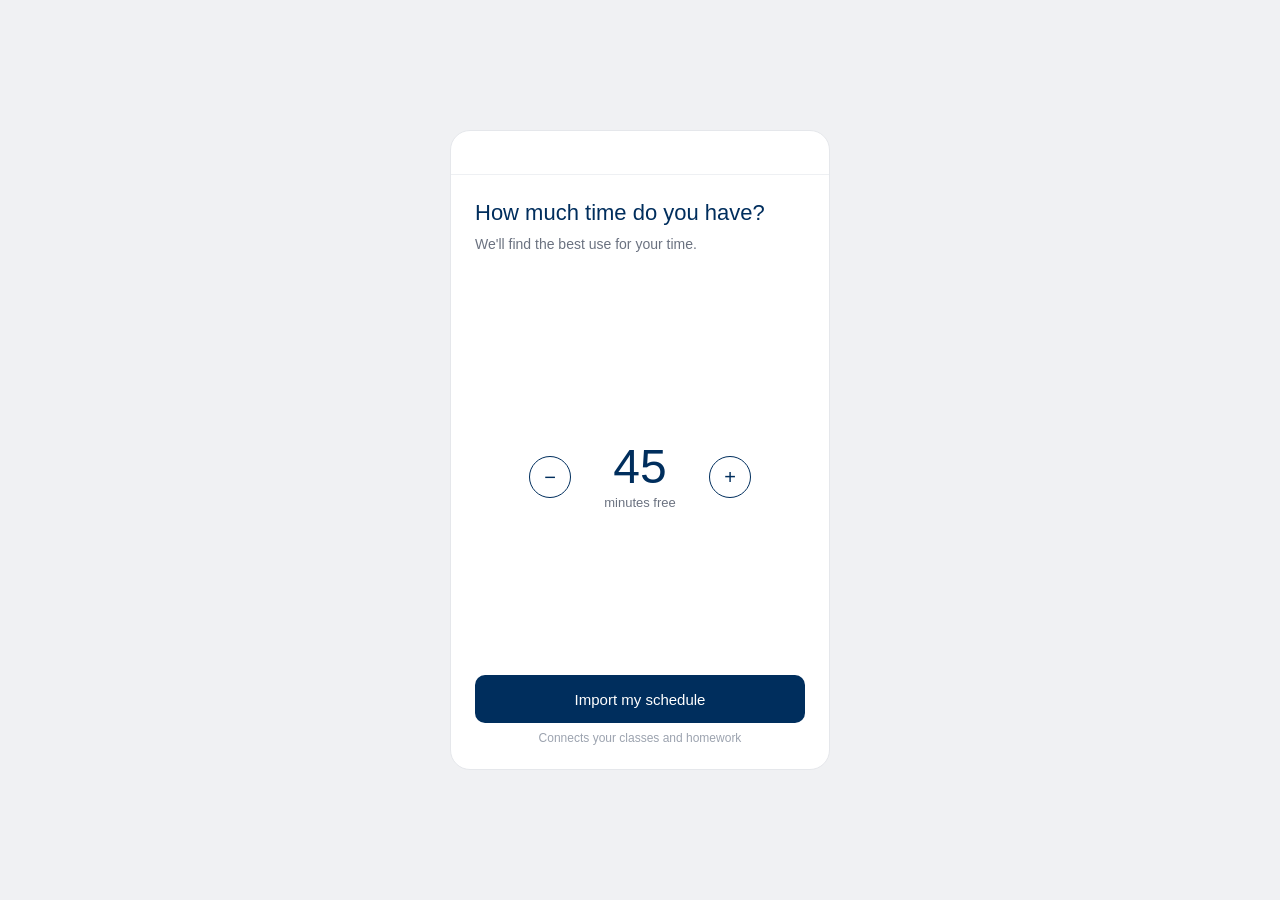
<file: index.html>
<!DOCTYPE html>
<html lang="en">
<head>
  <meta charset="UTF-8">
  <meta name="viewport" content="width=device-width, initial-scale=1.0">
  <title>Gapfill</title>
  <link rel="stylesheet" href="styles.css">
</head>
<body>
  <div class="card">
    <div class="topbar"></div>
    <div class="content">
      <h1>How much time do you have?</h1>
      <p class="subhead">We'll find the best use for your time.</p>

      <div class="stepper-wrap">
        <div class="stepper">
          <button id="decrease" aria-label="Decrease minutes">&minus;</button>
          <div class="stepper-value">
            <div class="num" id="minutes-display">45</div>
            <div class="label">minutes free</div>
          </div>
          <button id="increase" aria-label="Increase minutes">+</button>
        </div>
      </div>

      <a href="classes.html" class="btn-primary">Import my schedule</a>
      <p class="helper-text">Connects your classes and homework</p>
    </div>
  </div>

  <script src="script.js"></script>
</body>
</html>
</file>
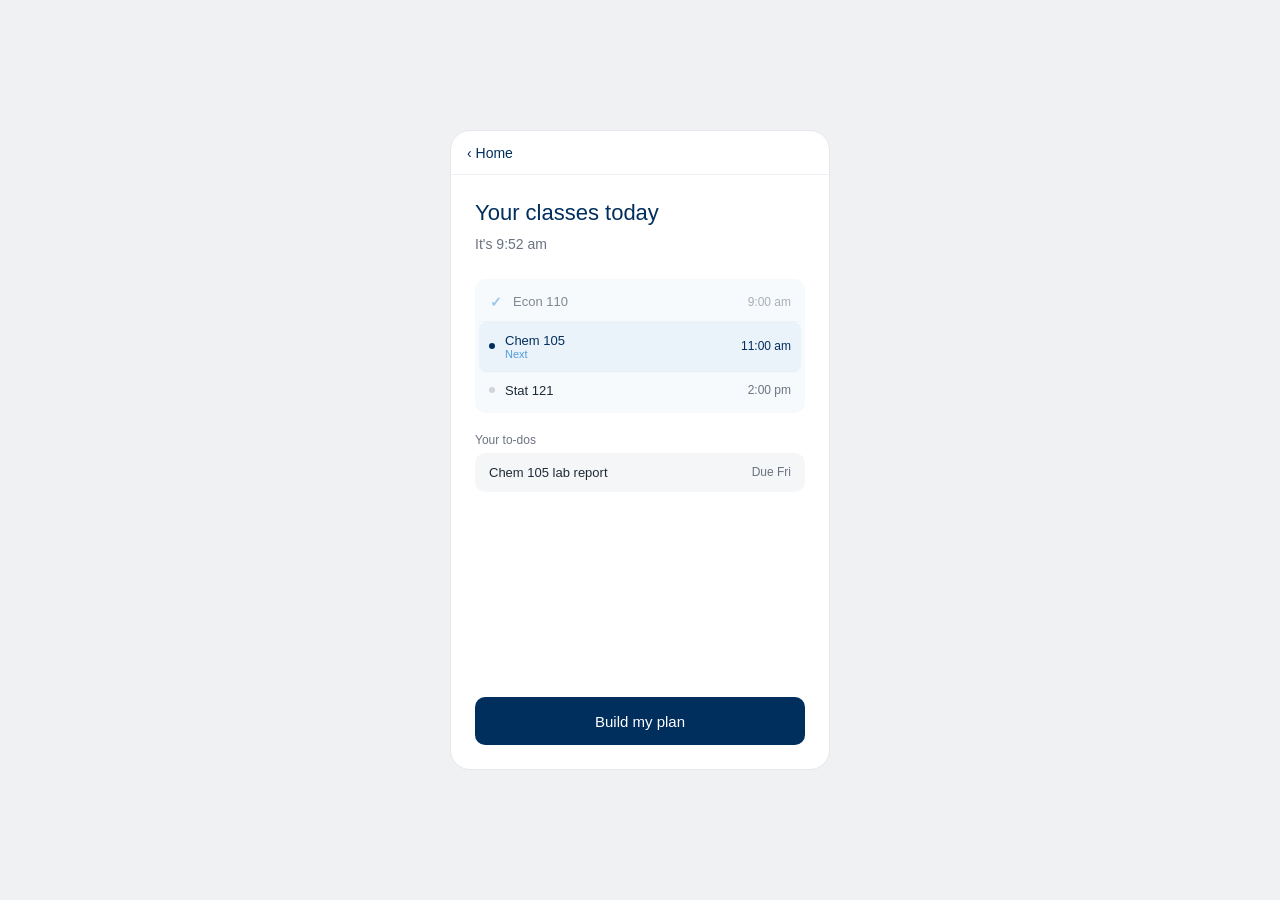
<file: classes.html>
<!DOCTYPE html>
<html lang="en">
<head>
  <meta charset="UTF-8">
  <meta name="viewport" content="width=device-width, initial-scale=1.0">
  <title>Gapfill – Your classes today</title>
  <link rel="stylesheet" href="styles.css">
</head>
<body>
  <div class="card">
    <div class="topbar">
      <a href="index.html" class="back-link">&#8249; Home</a>
    </div>
    <div class="content">
      <h1>Your classes today</h1>
      <p class="subhead" id="current-time">It's 9:52 am</p>

      <div class="class-group">
        <div class="class-row done">
          <div class="check">&#10003;</div>
          <div style="flex:1"><p class="class-name">Econ 110</p></div>
          <span class="class-time">9:00 am</span>
        </div>
        <div class="class-row next">
          <div class="dot next"></div>
          <div style="flex:1">
            <p class="class-name">Chem 105</p>
            <p class="next-label">Next</p>
          </div>
          <span class="class-time">11:00 am</span>
        </div>
        <div class="class-row">
          <div class="dot upcoming"></div>
          <div style="flex:1"><p class="class-name">Stat 121</p></div>
          <span class="class-time">2:00 pm</span>
        </div>
      </div>

      <p class="section-label">Your to-dos</p>
      <div class="todo-card">
        <p>Chem 105 lab report</p>
        <span>Due Fri</span>
      </div>

      <div class="spacer"></div>
      <a href="plan.html" class="btn-primary">Build my plan</a>
    </div>
  </div>

  <script src="script.js"></script>
</body>
</html>
</file>
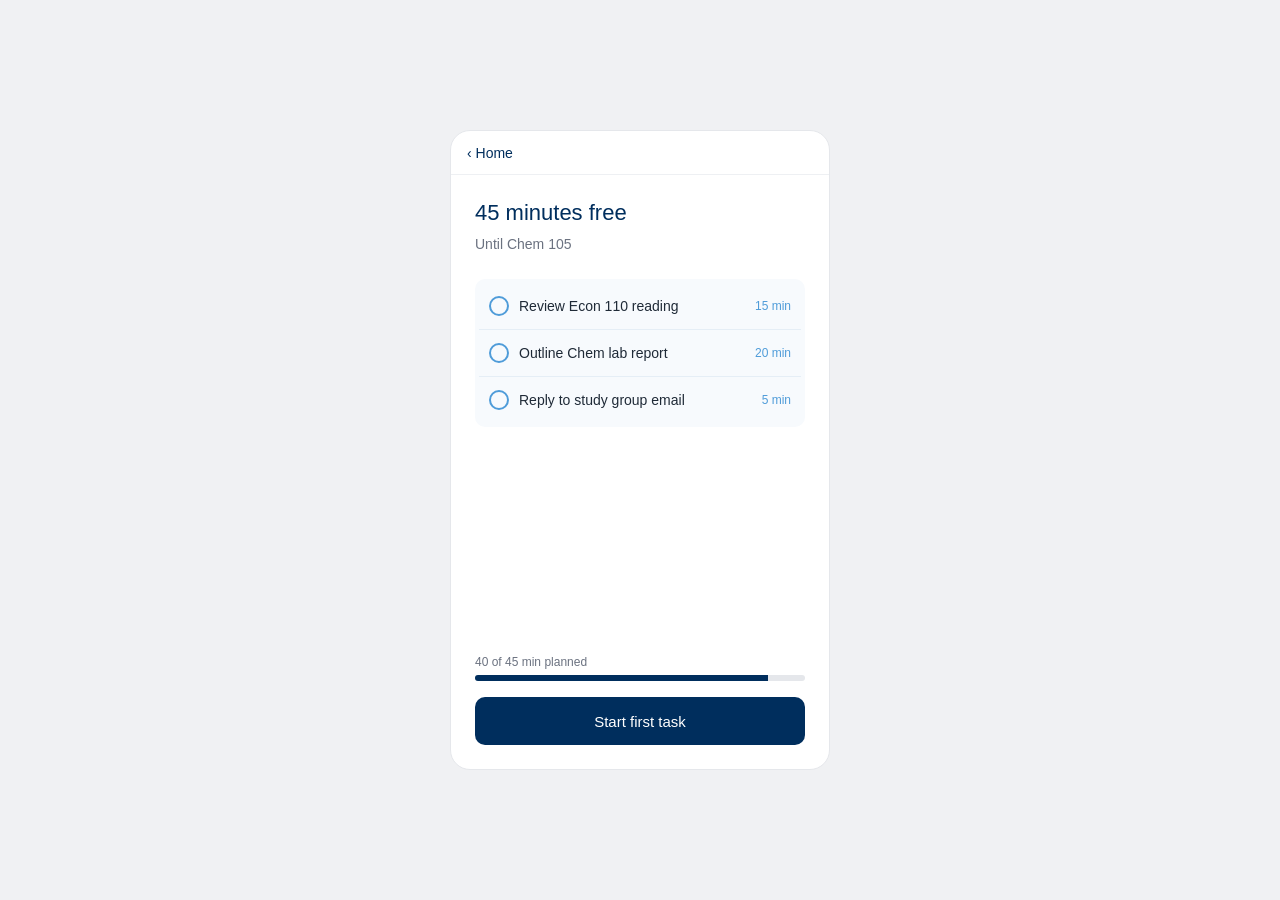
<file: plan.html>
<!DOCTYPE html>
<html lang="en">
<head>
  <meta charset="UTF-8">
  <meta name="viewport" content="width=device-width, initial-scale=1.0">
  <title>Gapfill – Your plan</title>
  <link rel="stylesheet" href="styles.css">
</head>
<body>
  <div class="card">
    <div class="topbar">
      <a href="index.html" class="back-link">&#8249; Home</a>
    </div>
    <div class="content">
      <h1 id="minutes-headline">45 minutes free</h1>
      <p class="subhead">Until Chem 105</p>

      <div class="task-group">
        <div class="task-row">
          <button class="task-circle" data-minutes="15" aria-label="Mark complete"></button>
          <div class="task-name">Review Econ 110 reading</div>
          <span class="task-time">15 min</span>
        </div>
        <div class="task-row">
          <button class="task-circle" data-minutes="20" aria-label="Mark complete"></button>
          <div class="task-name">Outline Chem lab report</div>
          <span class="task-time">20 min</span>
        </div>
        <div class="task-row">
          <button class="task-circle" data-minutes="5" aria-label="Mark complete"></button>
          <div class="task-name">Reply to study group email</div>
          <span class="task-time">5 min</span>
        </div>
      </div>

      <div class="spacer"></div>
      <div class="progress-label">
        <span id="progress-text">40 of 45 min planned</span>
      </div>
      <div class="progress-track">
        <div class="progress-fill" id="progress-fill" style="width: 89%;"></div>
      </div>
      <a href="#" class="btn-primary" id="start-btn">Start first task</a>
    </div>
  </div>

  <script src="script.js"></script>
</body>
</html>
</file>
<file: styles.css>
* {
  box-sizing: border-box;
  margin: 0;
  padding: 0;
}

body {
  font-family: -apple-system, BlinkMacSystemFont, "Segoe UI", Helvetica, Arial, sans-serif;
  background: #F0F1F3;
  min-height: 100vh;
  display: flex;
  align-items: center;
  justify-content: center;
  padding: 32px 16px;
}

.card {
  width: 100%;
  max-width: 380px;
  min-height: 640px;
  background: #FFFFFF;
  border-radius: 20px;
  border: 1px solid #E5E7EB;
  overflow: hidden;
  display: flex;
  flex-direction: column;
}

.topbar {
  height: 44px;
  flex-shrink: 0;
  display: flex;
  align-items: center;
  border-bottom: 1px solid #EEF0F3;
  padding: 0 16px;
}

.back-link {
  color: #002E5D;
  font-size: 14px;
  font-weight: 500;
  text-decoration: none;
  display: flex;
  align-items: center;
  gap: 4px;
}

.content {
  padding: 24px 24px 24px;
  flex: 1;
  display: flex;
  flex-direction: column;
}

h1 {
  font-size: 22px;
  font-weight: 500;
  color: #002E5D;
  margin: 0 0 6px;
  line-height: 1.3;
}

.subhead {
  font-size: 14px;
  color: #6B7280;
  margin: 0 0 24px;
  line-height: 1.5;
}

.btn-primary {
  width: 100%;
  height: 48px;
  border-radius: 10px;
  background: #002E5D;
  color: #FFFFFF;
  border: none;
  font-size: 15px;
  font-weight: 500;
  cursor: pointer;
  display: flex;
  align-items: center;
  justify-content: center;
  text-decoration: none;
}

.btn-primary:hover {
  background: #013a75;
}

.helper-text {
  font-size: 12px;
  color: #9CA3AF;
  text-align: center;
  margin: 8px 0 0;
}

/* Screen 1: stepper */
.stepper-wrap {
  flex: 1;
  display: flex;
  flex-direction: column;
  align-items: center;
  justify-content: center;
}

.stepper {
  display: flex;
  align-items: center;
  gap: 24px;
}

.stepper button {
  width: 42px;
  height: 42px;
  border-radius: 50%;
  border: 1px solid #002E5D;
  background: #FFFFFF;
  color: #002E5D;
  font-size: 20px;
  cursor: pointer;
  display: flex;
  align-items: center;
  justify-content: center;
  line-height: 1;
}

.stepper button:hover {
  background: #F0F6FC;
}

.stepper-value {
  text-align: center;
  min-width: 90px;
}

.stepper-value .num {
  font-size: 48px;
  font-weight: 500;
  color: #002E5D;
  line-height: 1;
}

.stepper-value .label {
  font-size: 13px;
  color: #6B7280;
  margin-top: 4px;
}

/* Screen 2: class list */
.class-group {
  background: #F7FAFD;
  border-radius: 10px;
  padding: 4px;
  margin-bottom: 20px;
}

.class-row {
  display: flex;
  align-items: center;
  gap: 10px;
  padding: 11px 10px;
  border-bottom: 1px solid #E5EEF6;
}

.class-row:last-child {
  border-bottom: none;
}

.class-row.done {
  opacity: 0.55;
}

.class-row.next {
  background: #EAF2FA;
  border-radius: 8px;
}

.check {
  color: #4F9CD9;
  font-size: 14px;
  font-weight: 700;
  width: 14px;
  text-align: center;
}

.dot {
  width: 6px;
  height: 6px;
  border-radius: 50%;
  flex-shrink: 0;
}

.dot.upcoming { background: #D1D5DB; }
.dot.next { background: #002E5D; }

.class-name {
  font-size: 13px;
  color: #1F2A37;
}

.class-row.next .class-name {
  font-weight: 500;
  color: #002E5D;
}

.next-label {
  font-size: 11px;
  color: #4F9CD9;
}

.class-time {
  font-size: 12px;
  color: #6B7280;
}

.class-row.next .class-time {
  color: #002E5D;
  font-weight: 500;
}

.section-label {
  font-size: 12px;
  font-weight: 500;
  color: #6B7280;
  margin: 0 0 6px;
}

.todo-card {
  background: #F5F6F8;
  border-radius: 10px;
  padding: 12px 14px;
  margin-bottom: 20px;
  display: flex;
  align-items: center;
  justify-content: space-between;
}

.todo-card p {
  font-size: 13px;
  color: #1F2A37;
}

.todo-card span {
  font-size: 12px;
  color: #6B7280;
}

.spacer {
  flex: 1;
}

/* Screen 3: task list */
.task-group {
  background: #F7FAFD;
  border-radius: 10px;
  padding: 4px;
}

.task-row {
  display: flex;
  align-items: center;
  gap: 10px;
  padding: 13px 10px;
  border-bottom: 1px solid #E5EEF6;
}

.task-row:last-child {
  border-bottom: none;
}

.task-circle {
  width: 20px;
  height: 20px;
  border-radius: 50%;
  border: 2px solid #4F9CD9;
  flex-shrink: 0;
  cursor: pointer;
  background: transparent;
}

.task-circle.checked {
  background: #4F9CD9;
}

.task-name {
  flex: 1;
  font-size: 14px;
  color: #1F2A37;
}

.task-time {
  font-size: 12px;
  color: #4F9CD9;
  font-weight: 500;
}

.progress-label {
  display: flex;
  justify-content: space-between;
  font-size: 12px;
  color: #6B7280;
  margin-bottom: 6px;
}

.progress-track {
  height: 6px;
  border-radius: 3px;
  background: #E5E7EB;
  overflow: hidden;
  margin-bottom: 16px;
}

.progress-fill {
  height: 100%;
  background: #002E5D;
  transition: width 0.2s ease;
}
</file>
